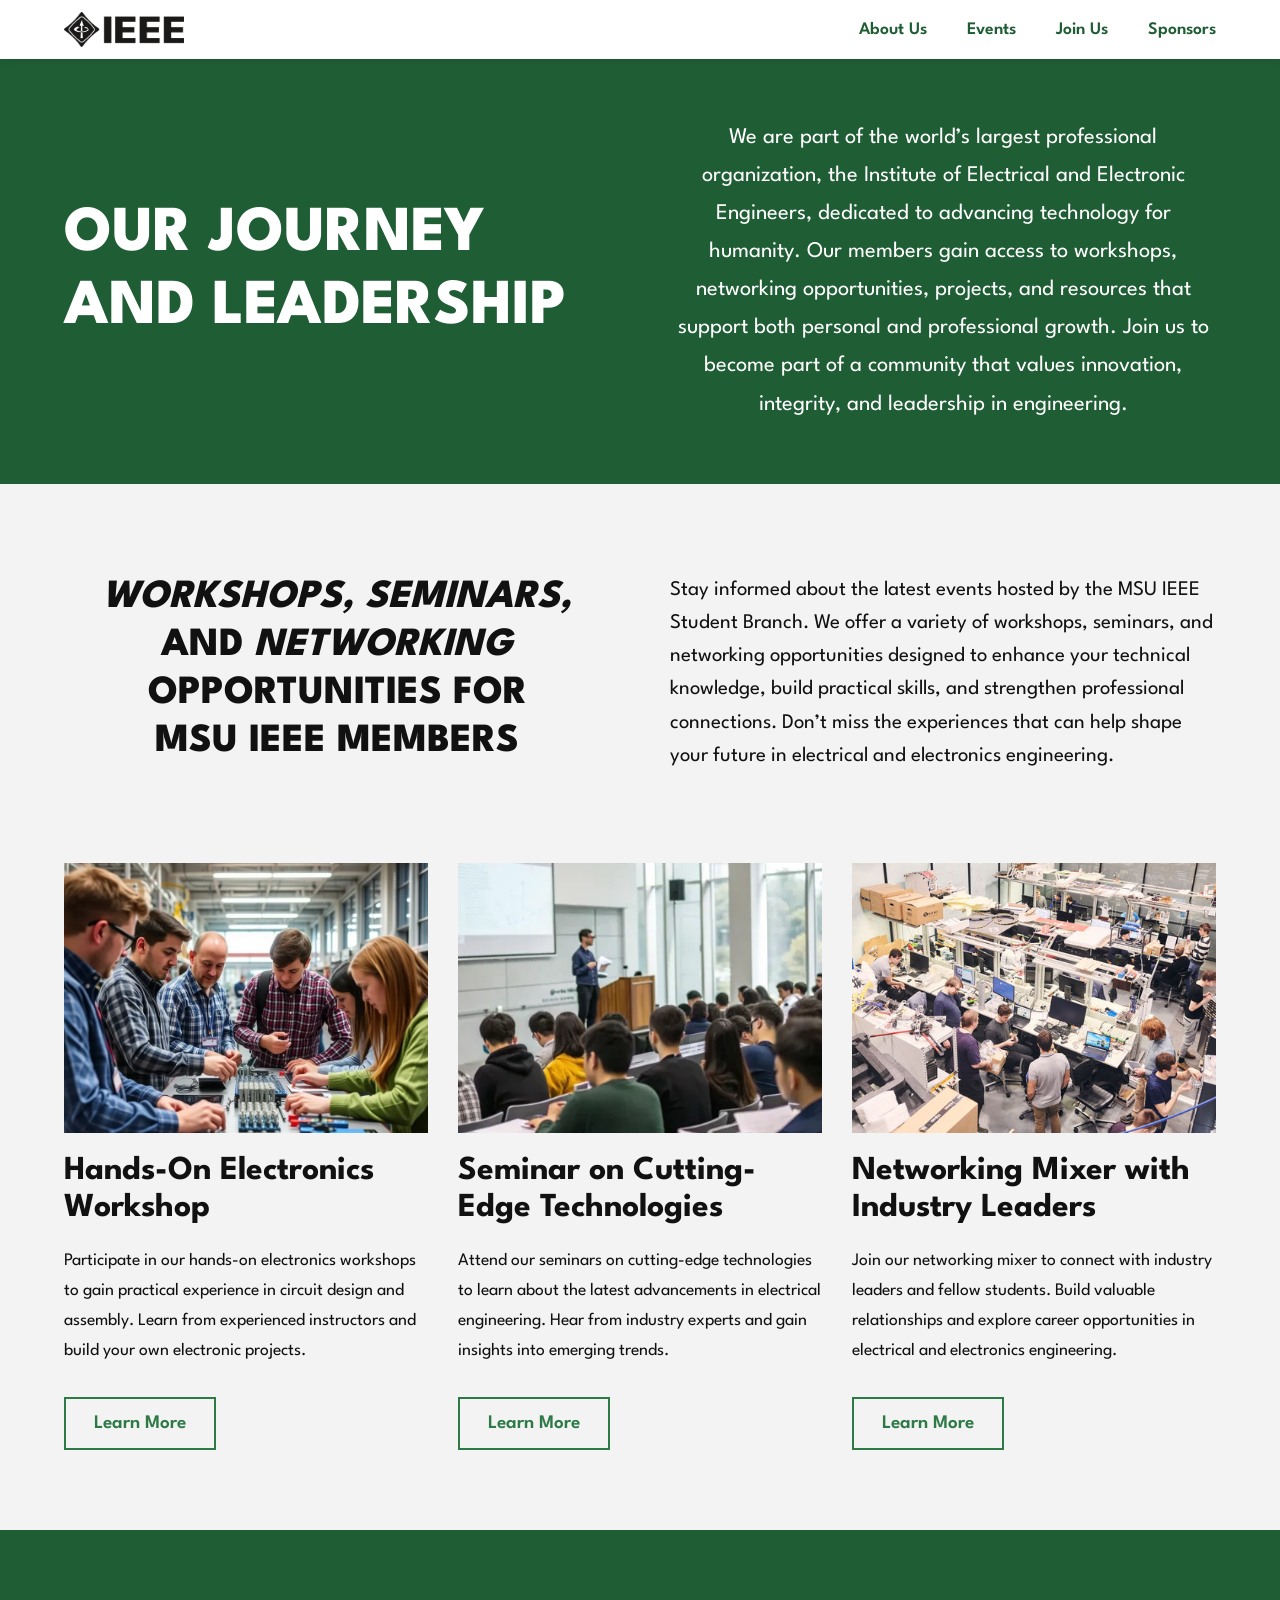
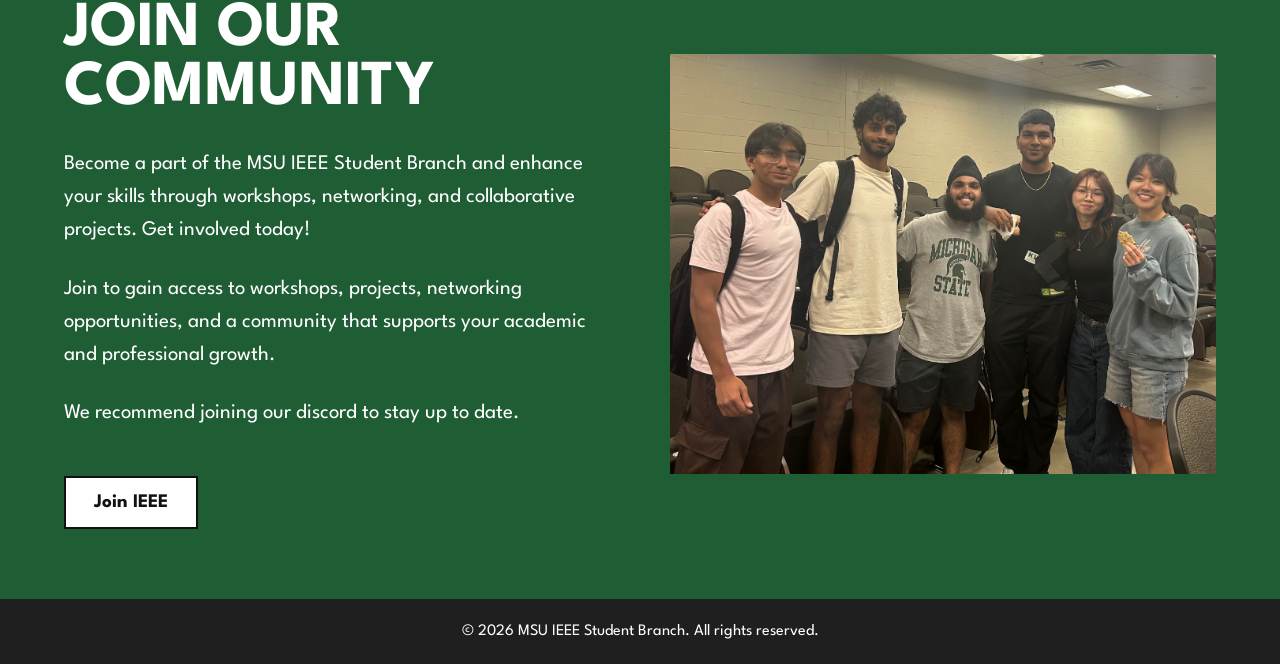
<file: index.html>
<!DOCTYPE html>
<html lang="en">
<head>
  <meta charset="UTF-8" />
  <meta name="viewport" content="width=device-width, initial-scale=1.0" />
  <title>MSU IEEE</title>

  <link rel="stylesheet" href="static/css/navbar.css">
  <link rel="stylesheet" href="static/css/header.css">
  <link rel="stylesheet" href="static/css/main.css">
  <link rel="stylesheet" href="static/css/footer.css">

  <link rel="preconnect" href="https://fonts.googleapis.com">
  <link rel="preconnect" href="https://fonts.gstatic.com" crossorigin>
  <link href="https://fonts.googleapis.com/css2?family=League+Spartan:wght@400;600;700;800&family=Libre+Baskerville:wght@400;700&display=swap" rel="stylesheet">
</head>
<body>

  <!-- Navigation -->
  <nav class="navbar">
    <div class="nav-container">
      <div class="logo">
        <a href="index.html">
          <img src="static/images/ieee.png" alt="MSU IEEE Logo" class="logo-img" />
        </a>
      </div>

      <ul class="nav-links">
        <li><a href="aboutus.html">About Us</a></li>
        <li><a href="events.html">Events</a></li>
        <li><a href="joinus.html">Join Us</a></li>
        <li><a href="sponsors.html">Sponsors</a></li>
      </ul>

      <button class="hamburger" id="hamburger" aria-label="Toggle navigation" aria-expanded="false">
        <span></span>
        <span></span>
        <span></span>
      </button>
    </div>
  </nav>

  <!-- Intro Section -->
  <header class="hero-section fade-in">
    <div class="hero-container">
      <div class="hero-left">
        <h1>OUR JOURNEY AND LEADERSHIP</h1>
      </div>
      <div class="hero-right">
        <p>
          We are part of the world’s largest professional organization, the Institute of
          Electrical and Electronic Engineers, dedicated to advancing technology for humanity.
          Our members gain access to workshops, networking opportunities, projects, and
          resources that support both personal and professional growth. Join us to become
          part of a community that values innovation, integrity, and leadership in engineering.
        </p>
      </div>
    </div>
  </header>

  <main>
    <section class="info-section fade-in">
      <div class="info-container">
        <div class="info-left">
          <h2>
            <span>WORKSHOPS, SEMINARS,</span><br />
            AND <span>NETWORKING</span> OPPORTUNITIES FOR<br />
            MSU IEEE MEMBERS
          </h2>
        </div>
        <div class="info-right">
          <p>
            Stay informed about the latest events hosted by the MSU IEEE Student Branch.
            We offer a variety of workshops, seminars, and networking opportunities designed
            to enhance your technical knowledge, build practical skills, and strengthen
            professional connections. Don’t miss the experiences that can help shape your
            future in electrical and electronics engineering.
          </p>
        </div>
      </div>
    </section>

    <section class="cards-section fade-in">
      <div class="cards-container">
        <div class="event-card">
          <img src="static/images/image1.webp" alt="Hands-on electronics workshop">
          <h3>Hands-On Electronics Workshop</h3>
          <p>
            Participate in our hands-on electronics workshops to gain practical experience
            in circuit design and assembly. Learn from experienced instructors and build
            your own electronic projects.
          </p>
          <a href="events.html" class="learn-btn">Learn More</a>
        </div>

        <div class="event-card">
          <img src="static/images/image2.webp" alt="Seminar on cutting-edge technologies">
          <h3>Seminar on Cutting-Edge Technologies</h3>
          <p>
            Attend our seminars on cutting-edge technologies to learn about the latest
            advancements in electrical engineering. Hear from industry experts and gain
            insights into emerging trends.
          </p>
          <a href="events.html" class="learn-btn">Learn More</a>
        </div>

        <div class="event-card">
          <img src="static/images/image3.jpg" alt="Networking mixer with industry leaders">
          <h3>Networking Mixer with Industry Leaders</h3>
          <p>
            Join our networking mixer to connect with industry leaders and fellow students.
            Build valuable relationships and explore career opportunities in electrical and
            electronics engineering.
          </p>
          <a href="events.html" class="learn-btn">Learn More</a>
        </div>
      </div>
    </section>

    <section class="join-section fade-in">
      <div class="join-container">
        <div class="join-text">
          <h2>JOIN OUR COMMUNITY</h2>
          <p>
            Become a part of the MSU IEEE Student Branch and enhance your skills through
            workshops, networking, and collaborative projects. Get involved today!
          </p>
          <p>
            Join to gain access to workshops, projects, networking opportunities, and
            a community that supports your academic and professional growth.
          </p>
          <p>
            We recommend joining our discord to stay up to date.
          </p>
          <a href="joinus.html" class="join-btn">Join IEEE</a>
        </div>

        <div class="join-image">
          <img src="static/images/image4.jpg" alt="IEEE community meeting">
        </div>
      </div>
    </section>
  </main>

  <footer class="footer">
    <p>© 2026 MSU IEEE Student Branch. All rights reserved.</p>
  </footer>

  <script>
    // Hamburger menu toggle
    const hamburger = document.getElementById('hamburger');
    const navLinks = document.querySelector('.nav-links');
    if (hamburger && navLinks) {
      hamburger.addEventListener('click', () => {
        hamburger.classList.toggle('open');
        navLinks.classList.toggle('open');
        hamburger.setAttribute('aria-expanded', navLinks.classList.contains('open'));
      });
    }

    const fadeElements = document.querySelectorAll('.fade-in');

    const observer = new IntersectionObserver((entries) => {
      entries.forEach((entry) => {
        if (entry.isIntersecting) {
          entry.target.classList.add('show');
        }
      });
    }, {
      threshold: 0.15
    });

    fadeElements.forEach((el) => observer.observe(el));
  </script>

</body>
</html>
</file>
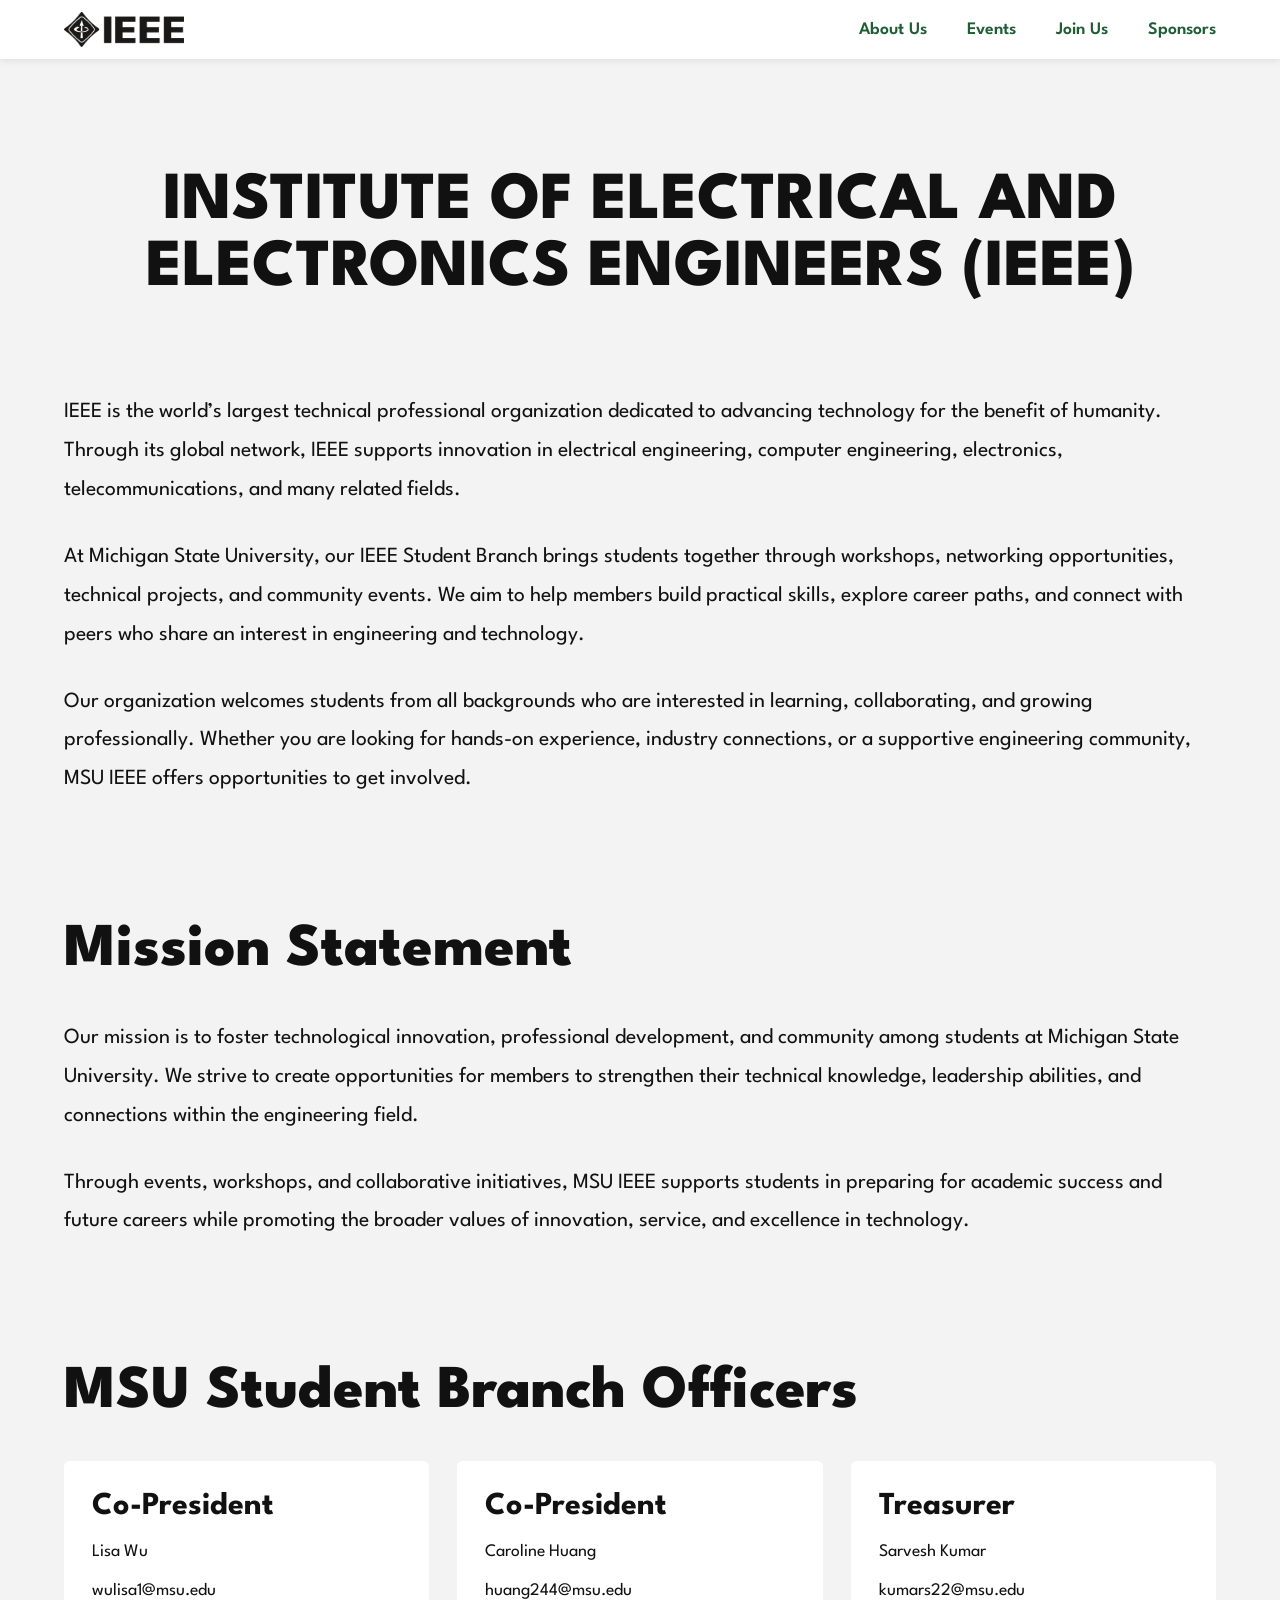
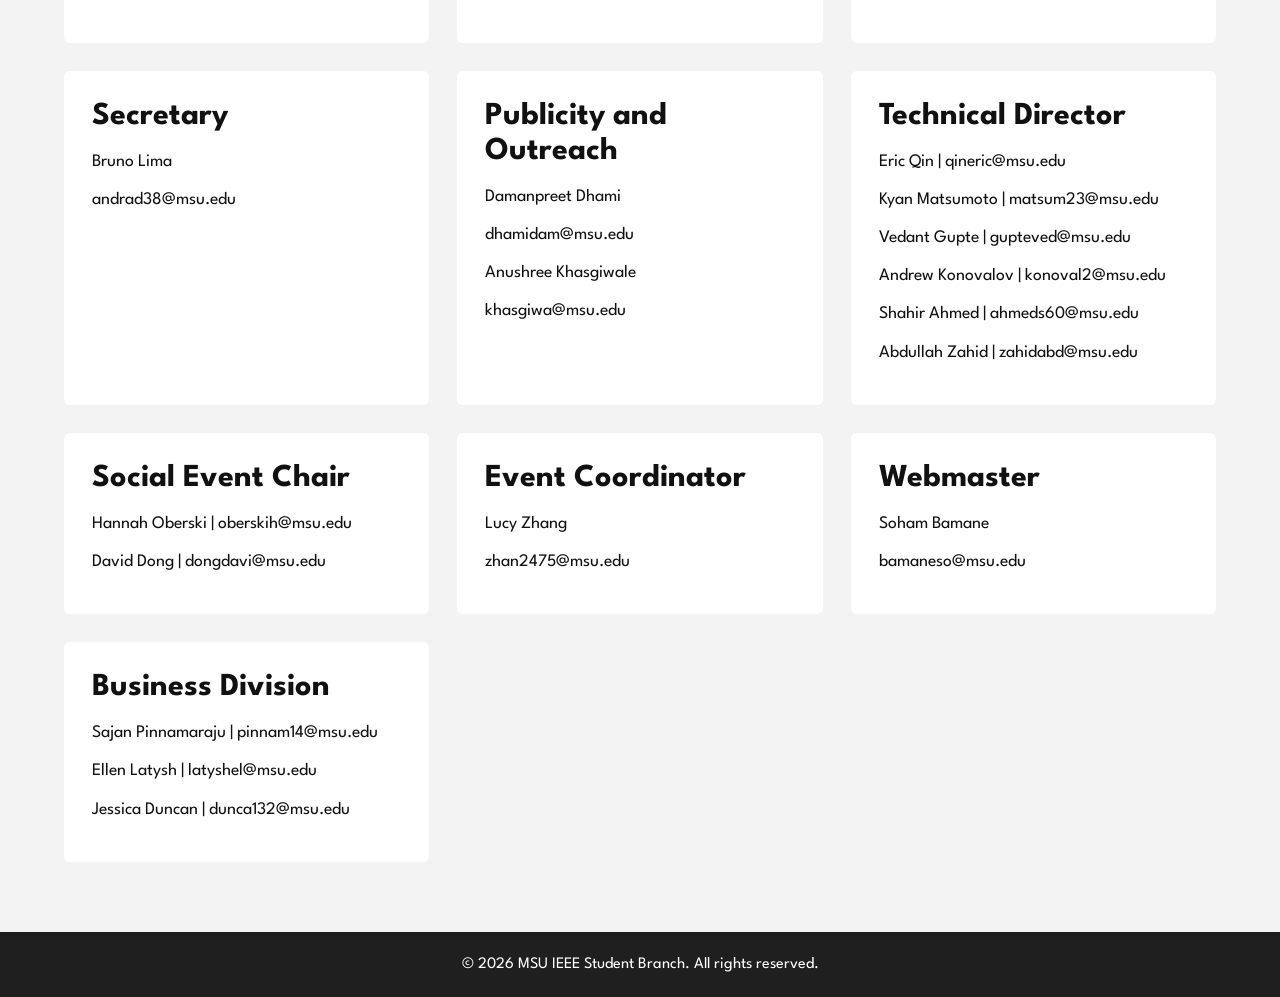
<file: aboutus.html>
<!DOCTYPE html>
<html lang="en">
<head>
  <meta charset="UTF-8" />
  <meta name="viewport" content="width=device-width, initial-scale=1.0" />
  <title>About Us | MSU IEEE</title>

  <link rel="stylesheet" href="static/css/navbar.css">
  <link rel="stylesheet" href="static/css/header.css">
  <link rel="stylesheet" href="static/css/main.css">
  <link rel="stylesheet" href="static/css/footer.css">

  <link rel="preconnect" href="https://fonts.googleapis.com">
  <link rel="preconnect" href="https://fonts.gstatic.com" crossorigin>
  <link href="https://fonts.googleapis.com/css2?family=League+Spartan:wght@400;600;700;800&family=Libre+Baskerville:wght@400;700&display=swap" rel="stylesheet">
</head>
<body>

  <nav class="navbar">
    <div class="nav-container">
      <div class="logo">
        <a href="index.html">
          <img src="static/images/ieee.png" alt="MSU IEEE Logo" class="logo-img" />
        </a>
      </div>

      <ul class="nav-links">
        <li><a href="aboutus.html">About Us</a></li>
        <li><a href="events.html">Events</a></li>
        <li><a href="joinus.html">Join Us</a></li>
        <li><a href="sponsors.html">Sponsors</a></li>
      </ul>

      <button class="hamburger" id="hamburger" aria-label="Toggle navigation" aria-expanded="false">
        <span></span>
        <span></span>
        <span></span>
      </button>
    </div>
  </nav>

  <main>
    <section class="about-page-title fade-in">
      <div class="about-page-container">
        <h1>
          INSTITUTE OF ELECTRICAL AND ELECTRONICS ENGINEERS (IEEE)<br>
        </h1>
      </div>
    </section>

    <section class="about-page-section fade-in">
      <div class="about-page-container">
        <p>
          IEEE is the world’s largest technical professional organization dedicated to advancing
          technology for the benefit of humanity. Through its global network, IEEE supports innovation
          in electrical engineering, computer engineering, electronics, telecommunications, and many
          related fields.
        </p>

        <p>
          At Michigan State University, our IEEE Student Branch brings students together through
          workshops, networking opportunities, technical projects, and community events. We aim to
          help members build practical skills, explore career paths, and connect with peers who share
          an interest in engineering and technology.
        </p>

        <p>
          Our organization welcomes students from all backgrounds who are interested in learning,
          collaborating, and growing professionally. Whether you are looking for hands-on experience,
          industry connections, or a supportive engineering community, MSU IEEE offers opportunities
          to get involved.
        </p>
      </div>
    </section>

    <section class="about-page-section mission-block fade-in">
      <div class="about-page-container">
        <h2>Mission Statement</h2>
        <p>
          Our mission is to foster technological innovation, professional development, and community
          among students at Michigan State University. We strive to create opportunities for members
          to strengthen their technical knowledge, leadership abilities, and connections within the
          engineering field.
        </p>

        <p>
          Through events, workshops, and collaborative initiatives, MSU IEEE supports students in
          preparing for academic success and future careers while promoting the broader values of
          innovation, service, and excellence in technology.
        </p>
      </div>
    </section>

    <section class="about-page-section eboard-block fade-in">
      <div class="about-page-container">
        <h2>MSU Student Branch Officers</h2>

        <div class="eboard-grid">
          <div class="eboard-card">
            <h3>Co-President</h3>
            <p>Lisa Wu</p>
            <p>wulisa1@msu.edu</p>
          </div>

          <div class="eboard-card">
            <h3>Co-President</h3>
            <p>Caroline Huang</p>
            <p>huang244@msu.edu</p>
          </div>

          <div class="eboard-card">
            <h3>Treasurer</h3>
            <p>Sarvesh Kumar</p>
            <p>kumars22@msu.edu</p>
          </div>

          <div class="eboard-card">
            <h3>Secretary</h3>
            <p>Bruno Lima</p>
            <p>andrad38@msu.edu</p>
          </div>

          <div class="eboard-card">
            <h3>Publicity and Outreach</h3>
            <p>Damanpreet Dhami</p>
            <p>dhamidam@msu.edu</p>
            <p>Anushree Khasgiwale</p>
            <p>khasgiwa@msu.edu</p>
          </div>

          <div class="eboard-card">
            <h3>Technical Director</h3>
            <p>Eric Qin | qineric@msu.edu</p>
            <p>Kyan Matsumoto | matsum23@msu.edu</p>
            <p>Vedant Gupte | gupteved@msu.edu</p>
            <p>Andrew Konovalov | konoval2@msu.edu</p>
            <p>Shahir Ahmed | ahmeds60@msu.edu</p>
            <p>Abdullah Zahid | zahidabd@msu.edu</p>
          </div>

          <div class="eboard-card">
            <h3>Social Event Chair</h3>
            <p>Hannah Oberski | oberskih@msu.edu</p>
            <p>David Dong | dongdavi@msu.edu</p>
          </div>

          <div class="eboard-card">
            <h3>Event Coordinator</h3>
            <p>Lucy Zhang</p>
            <p>zhan2475@msu.edu</p>
          </div>

          <div class="eboard-card">
            <h3>Webmaster</h3>
            <p>Soham Bamane</p>
            <p>bamaneso@msu.edu</p>
          </div>

          <div class="eboard-card">
            <h3>Business Division</h3>
            <p>Sajan Pinnamaraju | pinnam14@msu.edu</p>
            <p>Ellen Latysh | latyshel@msu.edu</p>
            <p>Jessica Duncan | dunca132@msu.edu</p>
          </div>
        </div>
      </div>
    </section>
  </main>

  <footer class="footer">
    <p>© 2026 MSU IEEE Student Branch. All rights reserved.</p>
  </footer>

  <script>
    // Hamburger menu toggle
    const hamburger = document.getElementById('hamburger');
    const navLinks = document.querySelector('.nav-links');
    if (hamburger && navLinks) {
      hamburger.addEventListener('click', () => {
        hamburger.classList.toggle('open');
        navLinks.classList.toggle('open');
        hamburger.setAttribute('aria-expanded', navLinks.classList.contains('open'));
      });
    }

    const fadeElements = document.querySelectorAll('.fade-in');

    const observer = new IntersectionObserver((entries) => {
      entries.forEach((entry) => {
        if (entry.isIntersecting) {
          entry.target.classList.add('show');
        }
      });
    }, {
      threshold: 0.15
    });

    fadeElements.forEach((el) => observer.observe(el));
  </script>

</body>
</html>
</file>
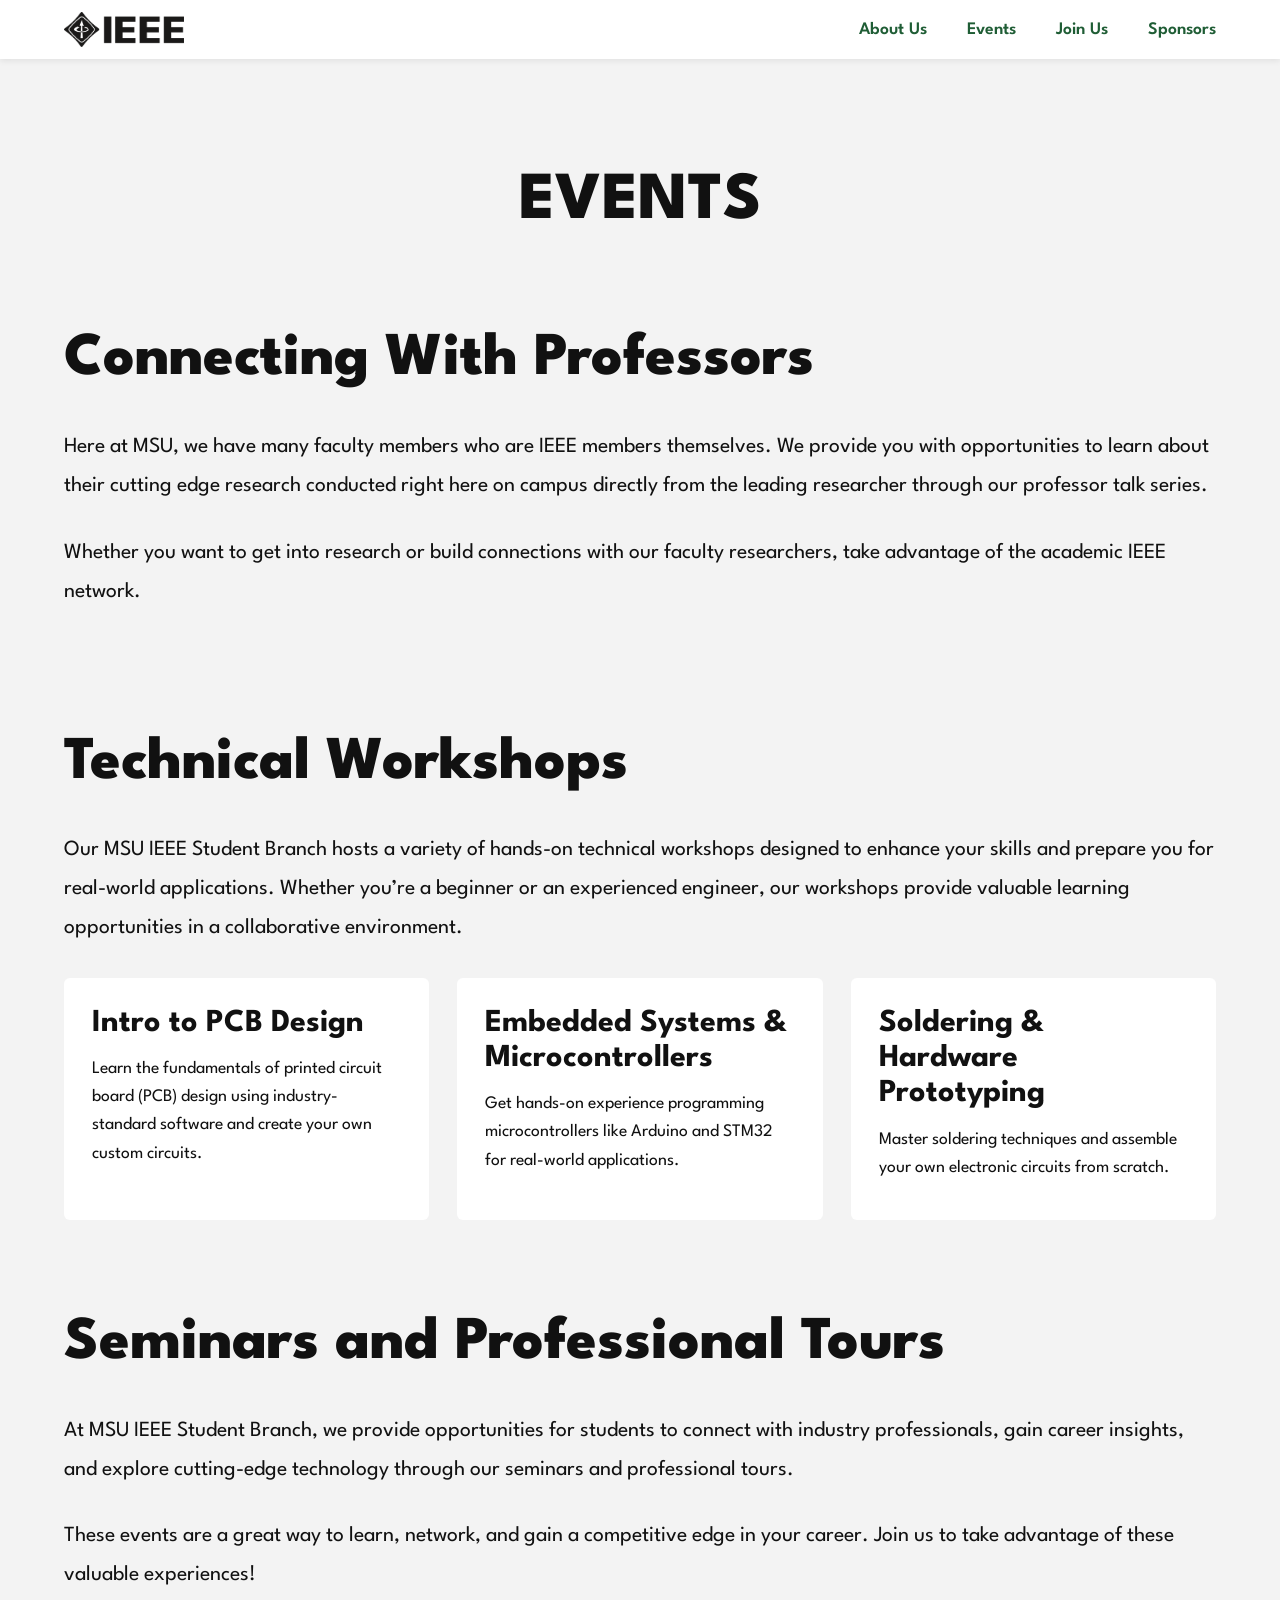
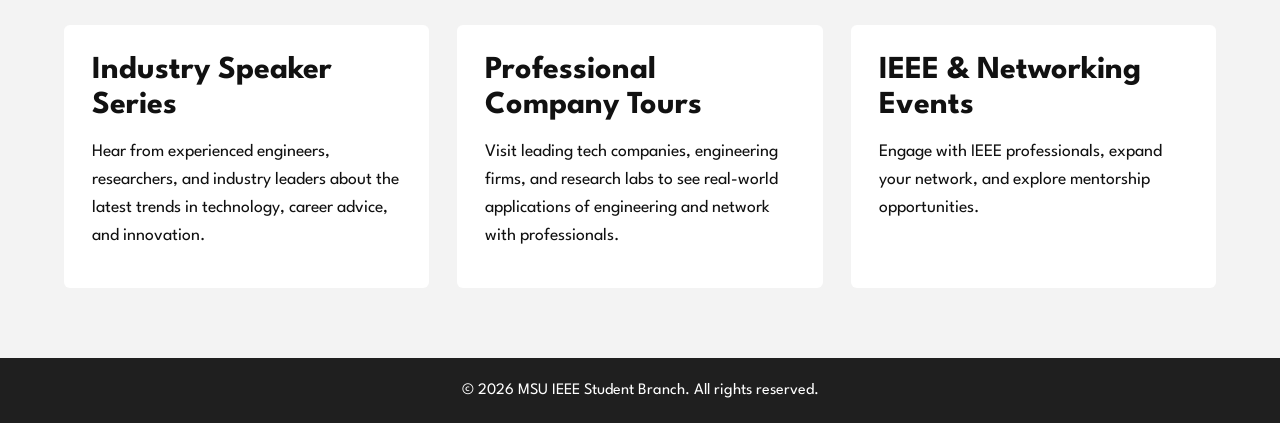
<file: events.html>
<!DOCTYPE html>
<html lang="en">
<head>
  <meta charset="UTF-8" />
  <meta name="viewport" content="width=device-width, initial-scale=1.0" />
  <title>Events | MSU IEEE</title>

  <link rel="stylesheet" href="static/css/navbar.css">
  <link rel="stylesheet" href="static/css/header.css">
  <link rel="stylesheet" href="static/css/main.css">
  <link rel="stylesheet" href="static/css/footer.css">

  <link rel="preconnect" href="https://fonts.googleapis.com">
  <link rel="preconnect" href="https://fonts.gstatic.com" crossorigin>
  <link href="https://fonts.googleapis.com/css2?family=League+Spartan:wght@400;600;700;800&family=Libre+Baskerville:wght@400;700&display=swap" rel="stylesheet">
</head>
<body>

  <nav class="navbar">
    <div class="nav-container">
      <div class="logo">
        <a href="index.html">
          <img src="static/images/ieee.png" alt="MSU IEEE Logo" class="logo-img" />
        </a>
      </div>

      <ul class="nav-links">
        <li><a href="aboutus.html">About Us</a></li>
        <li><a href="events.html">Events</a></li>
        <li><a href="joinus.html">Join Us</a></li>
        <li><a href="sponsors.html">Sponsors</a></li>
      </ul>

      <button class="hamburger" id="hamburger" aria-label="Toggle navigation" aria-expanded="false">
        <span></span>
        <span></span>
        <span></span>
      </button>
    </div>
  </nav>

  <main>
    <section class="about-page-title fade-in">
      <div class="about-page-container">
        <h1>EVENTS</h1>
      </div>
    </section>

    <section class="about-page-section fade-in">
      <div class="about-page-container">
        <h2>Connecting With Professors</h2>
        <p>
          Here at MSU, we have many faculty members who are IEEE members themselves.
          We provide you with opportunities to learn about their cutting edge research
          conducted right here on campus directly from the leading researcher through
          our professor talk series.
        </p>
        <p>
          Whether you want to get into research or build connections with our faculty
          researchers, take advantage of the academic IEEE network.
        </p>
      </div>
    </section>

    <section class="about-page-section fade-in">
      <div class="about-page-container">
        <h2>Technical Workshops</h2>
        <p>
          Our MSU IEEE Student Branch hosts a variety of hands-on technical workshops
          designed to enhance your skills and prepare you for real-world applications.
          Whether you’re a beginner or an experienced engineer, our workshops provide
          valuable learning opportunities in a collaborative environment.
        </p>

        <div class="eboard-grid">
          <div class="eboard-card">
            <h3>Intro to PCB Design</h3>
            <p>
              Learn the fundamentals of printed circuit board (PCB) design using
              industry-standard software and create your own custom circuits.
            </p>
          </div>

          <div class="eboard-card">
            <h3>Embedded Systems &amp; Microcontrollers</h3>
            <p>
              Get hands-on experience programming microcontrollers like Arduino and
              STM32 for real-world applications.
            </p>
          </div>

          <div class="eboard-card">
            <h3>Soldering &amp; Hardware Prototyping</h3>
            <p>
              Master soldering techniques and assemble your own electronic circuits
              from scratch.
            </p>
          </div>
        </div>
      </div>
    </section>

    <section class="about-page-section fade-in">
      <div class="about-page-container">
        <h2>Seminars and Professional Tours</h2>
        <p>
          At MSU IEEE Student Branch, we provide opportunities for students to connect
          with industry professionals, gain career insights, and explore cutting-edge
          technology through our seminars and professional tours.
        </p>

        <p>
          These events are a great way to learn, network, and gain a competitive edge
          in your career. Join us to take advantage of these valuable experiences!
        </p>

        <div class="eboard-grid">
          <div class="eboard-card">
            <h3>Industry Speaker Series</h3>
            <p>
              Hear from experienced engineers, researchers, and industry leaders about
              the latest trends in technology, career advice, and innovation.
            </p>
          </div>

          <div class="eboard-card">
            <h3>Professional Company Tours</h3>
            <p>
              Visit leading tech companies, engineering firms, and research labs to see
              real-world applications of engineering and network with professionals.
            </p>
          </div>

          <div class="eboard-card">
            <h3>IEEE &amp; Networking Events</h3>
            <p>
              Engage with IEEE professionals, expand your network, and explore mentorship opportunities.
            </p>
          </div>
        </div>
      </div>
    </section>
  </main>

  <footer class="footer">
    <p>© 2026 MSU IEEE Student Branch. All rights reserved.</p>
  </footer>

  <script>
    // Hamburger menu toggle
    const hamburger = document.getElementById('hamburger');
    const navLinks = document.querySelector('.nav-links');
    if (hamburger && navLinks) {
      hamburger.addEventListener('click', () => {
        hamburger.classList.toggle('open');
        navLinks.classList.toggle('open');
        hamburger.setAttribute('aria-expanded', navLinks.classList.contains('open'));
      });
    }

    const fadeElements = document.querySelectorAll('.fade-in');

    const observer = new IntersectionObserver((entries) => {
      entries.forEach((entry) => {
        if (entry.isIntersecting) {
          entry.target.classList.add('show');
        }
      });
    }, {
      threshold: 0.15
    });

    fadeElements.forEach((el) => observer.observe(el));
  </script>

</body>
</html>
</file>
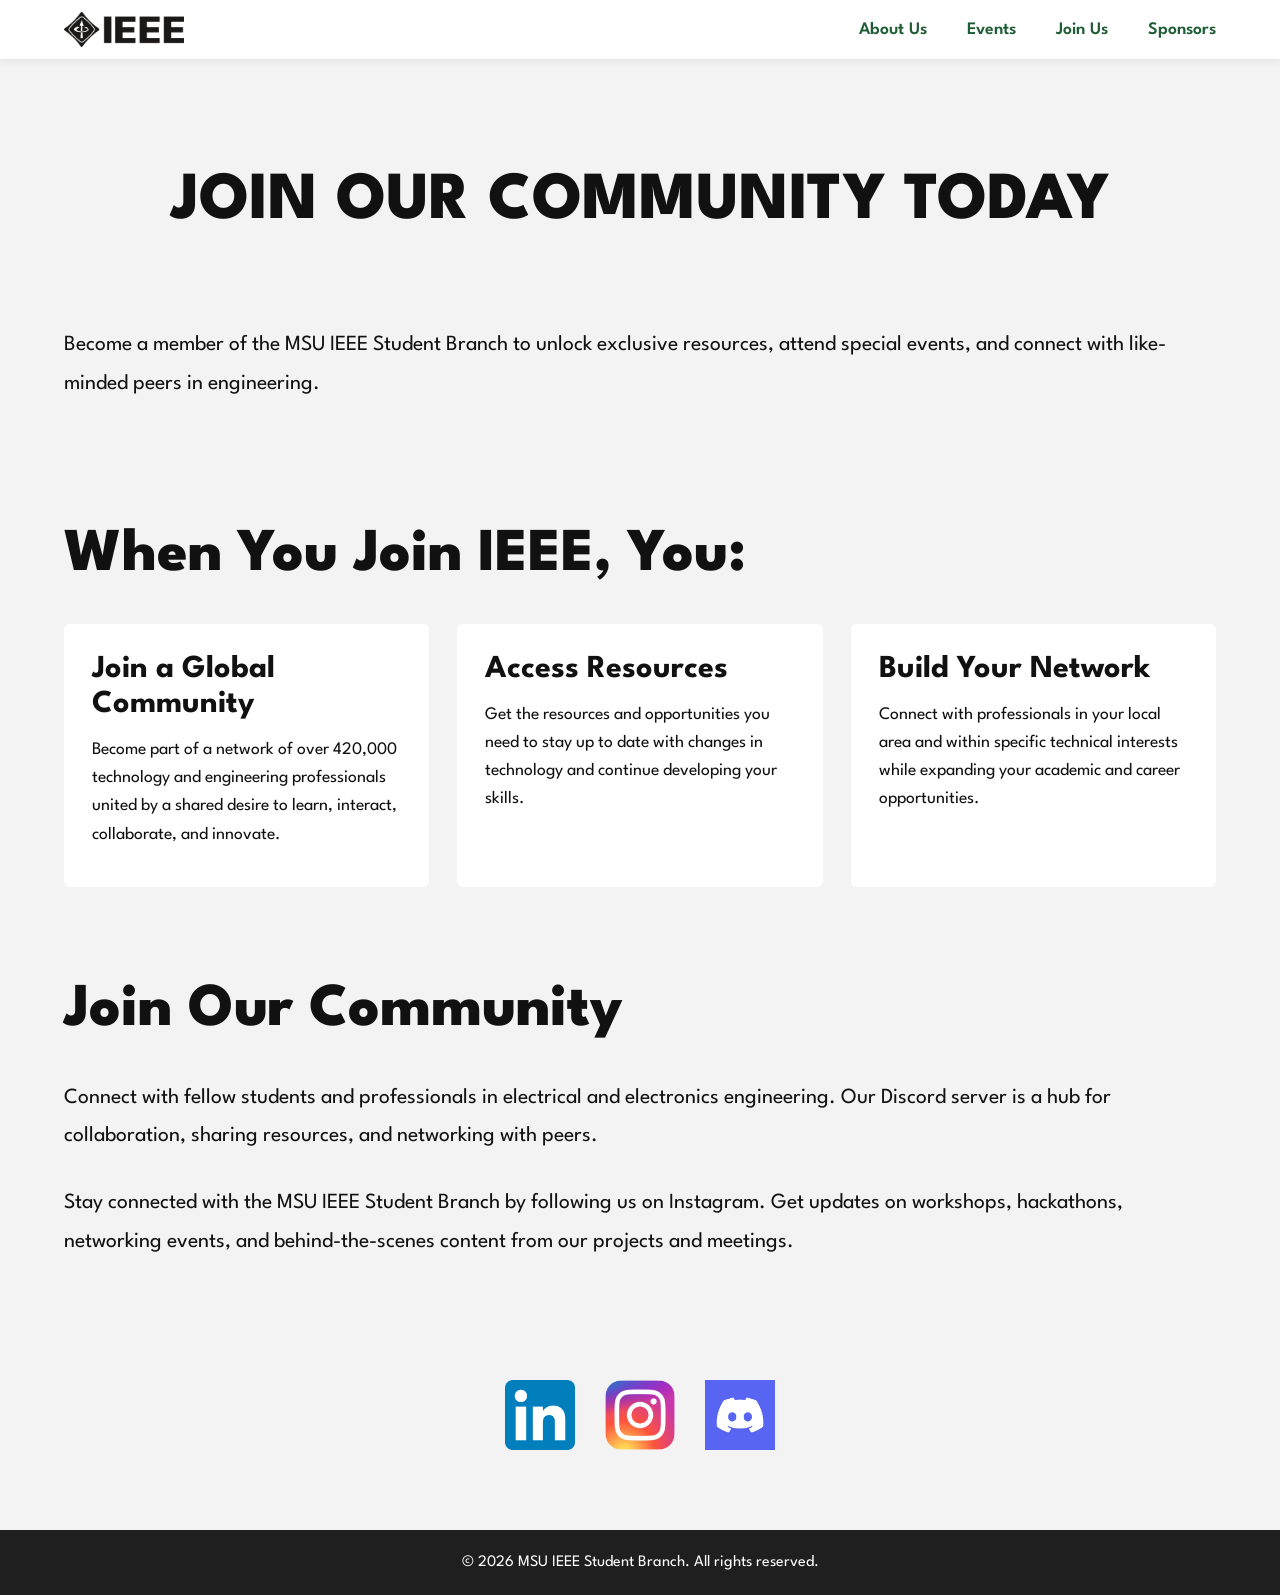
<file: joinus.html>
<!DOCTYPE html>
<html lang="en">
<head>
  <meta charset="UTF-8" />
  <meta name="viewport" content="width=device-width, initial-scale=1.0" />
  <title>Join Us | MSU IEEE</title>

  <link rel="stylesheet" href="static/css/navbar.css">
  <link rel="stylesheet" href="static/css/header.css">
  <link rel="stylesheet" href="static/css/main.css">
  <link rel="stylesheet" href="static/css/footer.css">

  <link rel="preconnect" href="https://fonts.googleapis.com">
  <link rel="preconnect" href="https://fonts.gstatic.com" crossorigin>
  <link href="https://fonts.googleapis.com/css2?family=League+Spartan:wght@400;600;700;800&family=Libre+Baskerville:wght@400;700&display=swap" rel="stylesheet">
</head>
<body>

  <nav class="navbar">
    <div class="nav-container">
      <div class="logo">
        <a href="index.html">
          <img src="static/images/ieee.png" alt="MSU IEEE Logo" class="logo-img" />
        </a>
      </div>

      <ul class="nav-links">
        <li><a href="aboutus.html">About Us</a></li>
        <li><a href="events.html">Events</a></li>
        <li><a href="joinus.html">Join Us</a></li>
        <li><a href="sponsors.html">Sponsors</a></li>
      </ul>

      <button class="hamburger" id="hamburger" aria-label="Toggle navigation" aria-expanded="false">
        <span></span>
        <span></span>
        <span></span>
      </button>
    </div>
  </nav>

  <main>
    <section class="about-page-title fade-in">
      <div class="about-page-container">
        <h1>JOIN OUR COMMUNITY TODAY</h1>
      </div>
    </section>

    <section class="about-page-section fade-in">
      <div class="about-page-container">
        <p>
          Become a member of the MSU IEEE Student Branch to unlock exclusive resources,
          attend special events, and connect with like-minded peers in engineering.
        </p>
      </div>
    </section>

    <section class="about-page-section fade-in">
      <div class="about-page-container">
        <h2>When You Join IEEE, You:</h2>

        <div class="eboard-grid">
          <div class="eboard-card">
            <h3>Join a Global Community</h3>
            <p>
              Become part of a network of over 420,000 technology and engineering
              professionals united by a shared desire to learn, interact, collaborate,
              and innovate.
            </p>
          </div>

          <div class="eboard-card">
            <h3>Access Resources</h3>
            <p>
              Get the resources and opportunities you need to stay up to date with
              changes in technology and continue developing your skills.
            </p>
          </div>

          <div class="eboard-card">
            <h3>Build Your Network</h3>
            <p>
              Connect with professionals in your local area and within specific technical
              interests while expanding your academic and career opportunities.
            </p>
          </div>
        </div>
      </div>
    </section>

    <section class="about-page-section fade-in">
      <div class="about-page-container">
        <h2>Join Our Community</h2>
        <p>
          Connect with fellow students and professionals in electrical and electronics
          engineering. Our Discord server is a hub for collaboration, sharing resources,
          and networking with peers.
        </p>
        <p>
          Stay connected with the MSU IEEE Student Branch by following us on Instagram.
          Get updates on workshops, hackathons, networking events, and behind-the-scenes
          content from our projects and meetings.
        </p>
      </div>
    </section>

    <section class="social-section fade-in">
      <div class="about-page-container">
        <div class="social-icons">
          <a href="https://www.linkedin.com/company/ieee-msu-student-branch/" target="_blank" rel="noopener noreferrer">
            <img src="static/images/linkedin.svg.png" alt="LinkedIn">
          </a>

          <a href="https://www.instagram.com/ieeemsu" target="_blank" rel="noopener noreferrer">
            <img src="static/images/instagram.svg.webp" alt="Instagram">
          </a>

          <a href="https://discord.gg/95zWKSY6hj" target="_blank" rel="noopener noreferrer">
            <img src="static/images/discord.jpg" alt="Discord">
          </a>
        </div>
      </div>
    </section>
  </main>

  <footer class="footer">
    <p>© 2026 MSU IEEE Student Branch. All rights reserved.</p>
  </footer>

  <script>
    // Hamburger menu toggle
    const hamburger = document.getElementById('hamburger');
    const navLinks = document.querySelector('.nav-links');
    if (hamburger && navLinks) {
      hamburger.addEventListener('click', () => {
        hamburger.classList.toggle('open');
        navLinks.classList.toggle('open');
        hamburger.setAttribute('aria-expanded', navLinks.classList.contains('open'));
      });
    }

    const fadeElements = document.querySelectorAll('.fade-in');

    const observer = new IntersectionObserver((entries) => {
      entries.forEach((entry) => {
        if (entry.isIntersecting) {
          entry.target.classList.add('show');
        }
      });
    }, {
      threshold: 0.15
    });

    fadeElements.forEach((el) => observer.observe(el));
  </script>

</body>
</html>
</file>
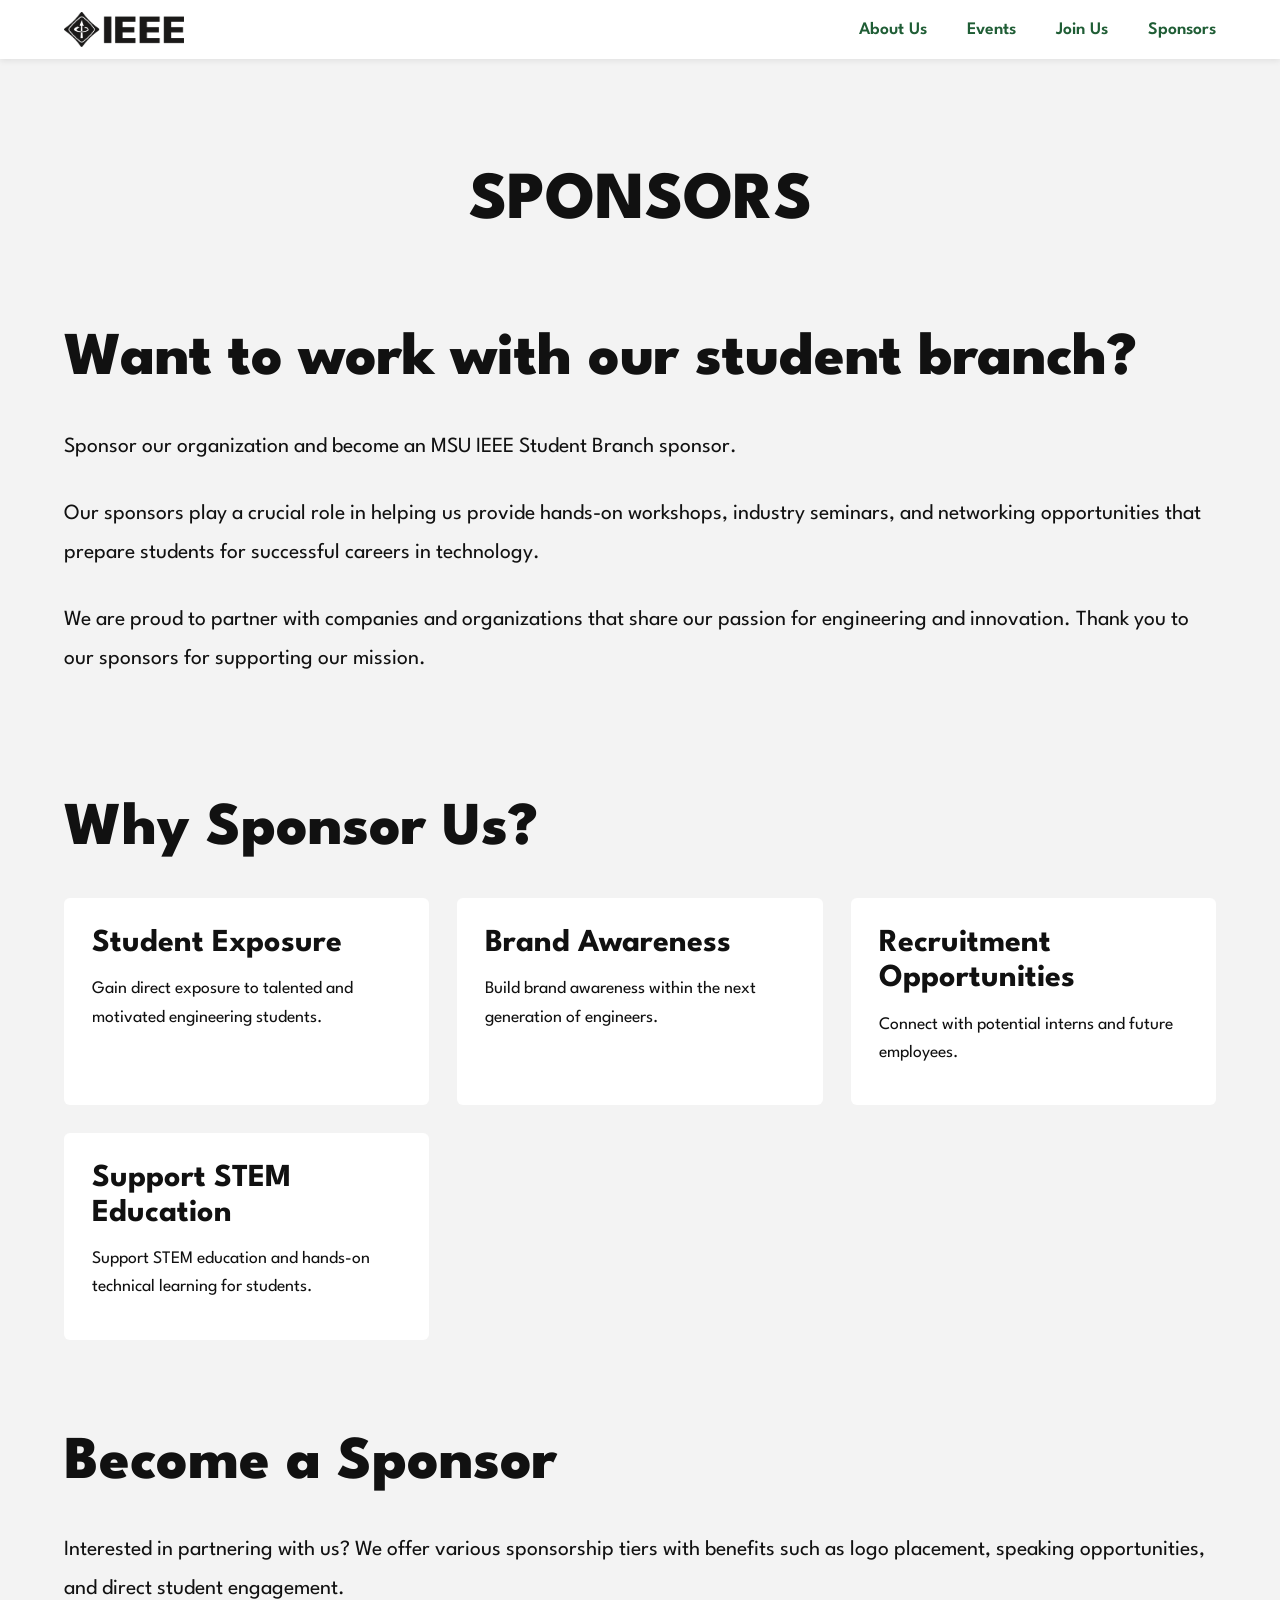
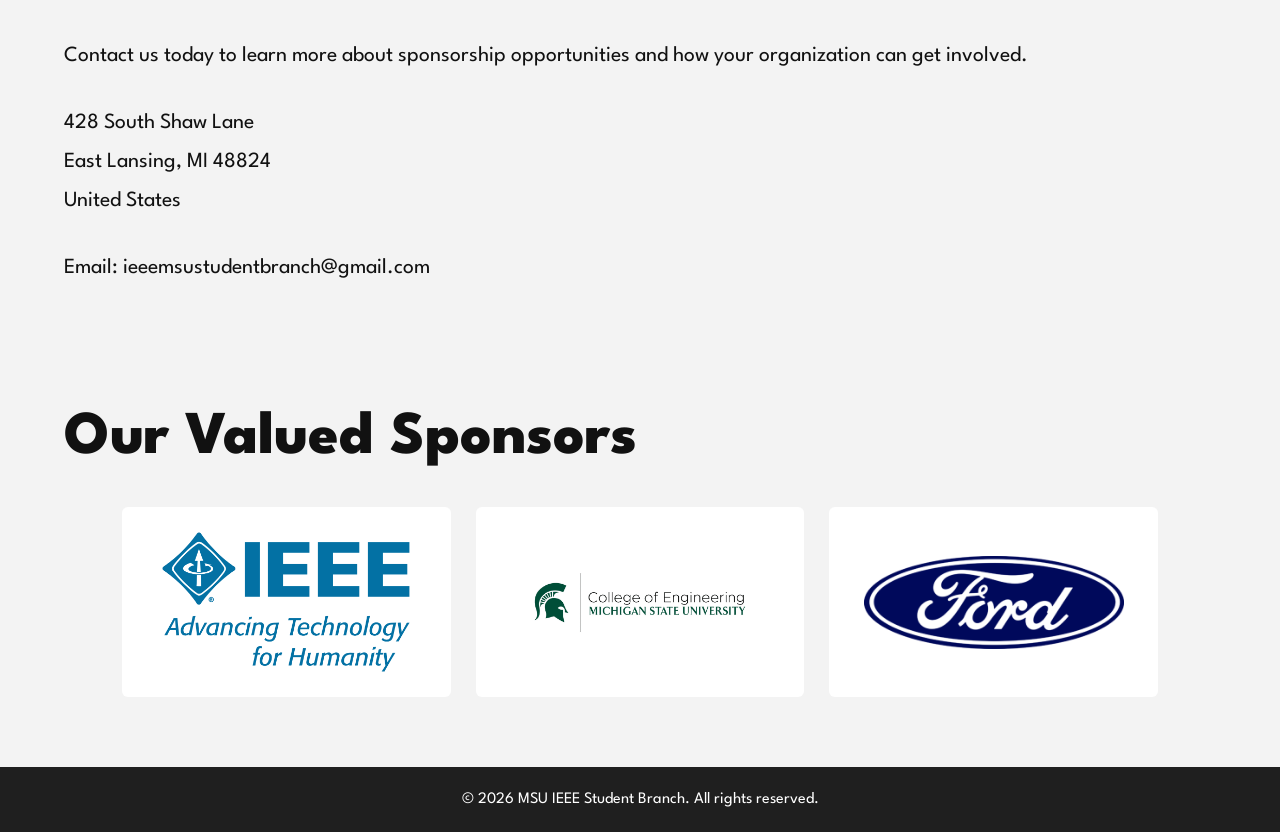
<file: sponsors.html>
<!DOCTYPE html>
<html lang="en">
<head>
  <meta charset="UTF-8" />
  <meta name="viewport" content="width=device-width, initial-scale=1.0" />
  <title>Sponsors | MSU IEEE</title>

  <link rel="stylesheet" href="static/css/navbar.css">
  <link rel="stylesheet" href="static/css/header.css">
  <link rel="stylesheet" href="static/css/main.css">
  <link rel="stylesheet" href="static/css/footer.css">

  <link rel="preconnect" href="https://fonts.googleapis.com">
  <link rel="preconnect" href="https://fonts.gstatic.com" crossorigin>
  <link href="https://fonts.googleapis.com/css2?family=League+Spartan:wght@400;600;700;800&family=Libre+Baskerville:wght@400;700&display=swap" rel="stylesheet">
</head>
<body>

  <nav class="navbar">
    <div class="nav-container">
      <div class="logo">
        <a href="index.html">
          <img src="static/images/ieee.png" alt="MSU IEEE Logo" class="logo-img" />
        </a>
      </div>

      <ul class="nav-links">
        <li><a href="aboutus.html">About Us</a></li>
        <li><a href="events.html">Events</a></li>
        <li><a href="joinus.html">Join Us</a></li>
        <li><a href="sponsors.html">Sponsors</a></li>
      </ul>

      <button class="hamburger" id="hamburger" aria-label="Toggle navigation" aria-expanded="false">
        <span></span>
        <span></span>
        <span></span>
      </button>
    </div>
  </nav>

  <main>
    <section class="about-page-title fade-in">
      <div class="about-page-container">
        <h1>SPONSORS</h1>
      </div>
    </section>

    <section class="about-page-section fade-in">
      <div class="about-page-container">
        <h2>Want to work with our student branch?</h2>
        <p>
          Sponsor our organization and become an MSU IEEE Student Branch sponsor.
        </p>
        <p>
          Our sponsors play a crucial role in helping us provide hands-on workshops,
          industry seminars, and networking opportunities that prepare students for
          successful careers in technology.
        </p>
        <p>
          We are proud to partner with companies and organizations that share our
          passion for engineering and innovation. Thank you to our sponsors for
          supporting our mission.
        </p>
      </div>
    </section>

    <section class="about-page-section fade-in">
      <div class="about-page-container">
        <h2>Why Sponsor Us?</h2>

        <div class="eboard-grid">
          <div class="eboard-card">
            <h3>Student Exposure</h3>
            <p>
              Gain direct exposure to talented and motivated engineering students.
            </p>
          </div>

          <div class="eboard-card">
            <h3>Brand Awareness</h3>
            <p>
              Build brand awareness within the next generation of engineers.
            </p>
          </div>

          <div class="eboard-card">
            <h3>Recruitment Opportunities</h3>
            <p>
              Connect with potential interns and future employees.
            </p>
          </div>

          <div class="eboard-card">
            <h3>Support STEM Education</h3>
            <p>
              Support STEM education and hands-on technical learning for students.
            </p>
          </div>
        </div>
      </div>
    </section>

    <section class="about-page-section fade-in">
      <div class="about-page-container">
        <h2>Become a Sponsor</h2>
        <p>
          Interested in partnering with us? We offer various sponsorship tiers with
          benefits such as logo placement, speaking opportunities, and direct student
          engagement.
        </p>
        <p>
          Contact us today to learn more about sponsorship opportunities and how your
          organization can get involved.
        </p>
        <p>
          428 South Shaw Lane<br>
          East Lansing, MI 48824<br>
          United States
        </p>
        <p>
          Email: ieeemsustudentbranch@gmail.com<br>
        </p>
      </div>
    </section>

    <section class="about-page-section fade-in">
      <div class="about-page-container">
        <h2>Our Valued Sponsors</h2>

        <div class="gallery-container">
          <div class="gallery-card sponsor-logo">
            <img src="static/images/ieeeblue.svg.png" alt="Sponsor 1 Logo">
          </div>

          <div class="gallery-card sponsor-logo">
            <img src="static/images/msuegr.webp" alt="Sponsor 2 Logo">
          </div>

          <div class="gallery-card sponsor-logo">
            <img src="static/images/ford.png" alt="Sponsor 3 Logo">
          </div>
        </div>
      </div>
    </section>
  </main>

  <footer class="footer">
    <p>© 2026 MSU IEEE Student Branch. All rights reserved.</p>
  </footer>

  <script>
    // Hamburger menu toggle
    const hamburger = document.getElementById('hamburger');
    const navLinks = document.querySelector('.nav-links');
    if (hamburger && navLinks) {
      hamburger.addEventListener('click', () => {
        hamburger.classList.toggle('open');
        navLinks.classList.toggle('open');
        hamburger.setAttribute('aria-expanded', navLinks.classList.contains('open'));
      });
    }

    const fadeElements = document.querySelectorAll('.fade-in');

    const observer = new IntersectionObserver((entries) => {
      entries.forEach((entry) => {
        if (entry.isIntersecting) {
          entry.target.classList.add('show');
        }
      });
    }, {
      threshold: 0.15
    });

    fadeElements.forEach((el) => observer.observe(el));
  </script>

</body>
</html>
</file>
<file: static/css/navbar.css>
* {
  margin: 0;
  padding: 0;
  box-sizing: border-box;
}

.navbar {
  background-color: white;
  padding: 12px 0;
  box-shadow: 0 2px 6px rgba(0,0,0,0.08);
  position: relative;
  z-index: 100;
}

.nav-container {
  width: 90%;
  max-width: 1400px;
  margin: 0 auto;
  display: flex;
  justify-content: space-between;
  align-items: center;
}

.logo-img {
  height: 35px;
  width: auto;
  display: block;
}

.nav-links {
  list-style: none;
  display: flex;
  gap: 40px;
}

.nav-links a {
  text-decoration: none;
  color: #1f5d35;
  font-size: 1.1rem;
  font-weight: 600;
  transition: color 0.3s ease;
}

.nav-links a:hover {
  color: #000;
}

/* Hamburger button — hidden on desktop */
.hamburger {
  display: none;
  flex-direction: column;
  justify-content: space-between;
  width: 26px;
  height: 18px;
  background: none;
  border: none;
  cursor: pointer;
  padding: 0;
}

.hamburger span {
  display: block;
  width: 100%;
  height: 2px;
  background-color: #1f5d35;
  border-radius: 2px;
  transition: all 0.3s ease;
}

.hamburger.open span:nth-child(1) {
  transform: translateY(8px) rotate(45deg);
}
.hamburger.open span:nth-child(2) {
  opacity: 0;
}
.hamburger.open span:nth-child(3) {
  transform: translateY(-8px) rotate(-45deg);
}

@media (max-width: 768px) {
  .hamburger {
    display: flex;
  }

  .nav-links {
    display: none;
    flex-direction: column;
    gap: 0;
    position: absolute;
    top: 100%;
    left: 0;
    right: 0;
    background-color: white;
    box-shadow: 0 4px 12px rgba(0,0,0,0.1);
    padding: 8px 0;
  }

  .nav-links.open {
    display: flex;
  }

  .nav-links li {
    border-bottom: 1px solid #f0f0f0;
  }

  .nav-links li:last-child {
    border-bottom: none;
  }

  .nav-links a {
    display: block;
    padding: 14px 24px;
    font-size: 1.05rem;
  }
}
</file>
<file: static/css/header.css>
.hero-section {
  background-color: #1f5d35;
  color: white;
  min-height: 400px;
  display: flex;
  align-items: center;
  padding: 60px 0;
}

.hero-container {
  width: 90%;
  max-width: 1400px;
  margin: 0 auto;
  display: flex;
  justify-content: space-between;
  align-items: center;
  gap: 60px;
}

.hero-left,
.hero-right {
  flex: 1;
}

.hero-left h1 {
  font-family: 'League Spartan', sans-serif;
  font-size: 4rem;
  font-weight: 800;
  line-height: 1.15;
}

.hero-right p {
  font-family: 'League Spartan', sans-serif;
  font-size: 1.4rem;
  line-height: 1.7;
  text-align: center;
  max-width: 700px;
  margin: 0 auto;
}

@media (max-width: 768px) {
  .hero-section {
    min-height: unset;
    padding: 40px 0;
  }

  .hero-container {
    flex-direction: column;
    gap: 24px;
    text-align: center;
  }

  .hero-left h1 {
    font-size: 2.2rem;
  }

  .hero-right p {
    font-size: 1.1rem;
    text-align: center;
  }
}
</file>
<file: static/css/main.css>
body {
  font-family: 'League Spartan', sans-serif;
  background-color: #f3f3f3;
  color: #111;
  animation: pageFade 0.8s ease-in-out;
}

/* ── Info Section ── */
.info-section {
  padding: 90px 0 50px;
}

.info-container {
  width: 90%;
  max-width: 1400px;
  margin: 0 auto;
  display: flex;
  justify-content: space-between;
  gap: 60px;
  align-items: flex-start;
}

.info-left,
.info-right {
  flex: 1;
}

.info-left h2 {
  font-family: 'League Spartan', sans-serif;
  font-size: 2.5rem;
  line-height: 1.2;
  font-weight: 800;
  text-align: center;
}

.info-left span {
  font-style: italic;
}

.info-right p {
  font-family: 'League Spartan', sans-serif;
  font-size: 1.3rem;
  line-height: 1.6;
}

/* ── Gallery Section ── */
.gallery-section {
  padding: 40px 0 80px;
}

.gallery-container {
  width: 90%;
  max-width: 1400px;
  margin: 0 auto;
  display: grid;
  grid-template-columns: repeat(3, 1fr);
  gap: 25px;
}

.gallery-card {
  overflow: hidden;
  border-radius: 6px;
  background-color: white;
}

.gallery-card img {
  width: 100%;
  height: 320px;
  object-fit: cover;
  display: block;
}

/* ── Cards Section ── */
.cards-section {
  padding: 40px 0 80px;
}

.cards-container {
  width: 90%;
  max-width: 1400px;
  margin: 0 auto;
  display: grid;
  grid-template-columns: repeat(3, 1fr);
  gap: 30px;
}

.event-card img {
  width: 100%;
  height: 270px;
  object-fit: cover;
  display: block;
  margin-bottom: 20px;
}

.event-card h3 {
  font-family: 'League Spartan', sans-serif;
  font-size: 2.1rem;
  line-height: 1.1;
  font-weight: 700;
  margin-bottom: 20px;
}

.event-card p {
  font-family: 'League Spartan', sans-serif;
  font-size: 1.1rem;
  line-height: 1.7;
  margin-bottom: 30px;
}

.learn-btn {
  display: inline-block;
  padding: 16px 28px;
  border: 2px solid #2d7a46;
  color: #2d7a46;
  text-decoration: none;
  font-family: 'League Spartan', sans-serif;
  font-size: 1.2rem;
  font-weight: 600;
  background-color: transparent;
}

/* ── Join Section ── */
.join-section {
  background-color: #1f5d35;
  padding: 70px 0;
}

.join-container {
  width: 90%;
  max-width: 1400px;
  margin: 0 auto;
  display: flex;
  justify-content: space-between;
  align-items: center;
  gap: 60px;
}

.join-text,
.join-image {
  flex: 1;
}

.join-text h2 {
  font-family: 'League Spartan', sans-serif;
  font-size: 4rem;
  font-weight: 700;
  color: white;
  margin-bottom: 30px;
}

.join-text p {
  font-family: 'League Spartan', sans-serif;
  font-size: 1.3rem;
  line-height: 1.6;
  color: white;
  margin-bottom: 25px;
}

.join-btn {
  display: inline-block;
  margin-top: 20px;
  padding: 16px 28px;
  background-color: white;
  color: #111;
  text-decoration: none;
  font-family: 'League Spartan', sans-serif;
  font-size: 1.2rem;
  font-weight: 700;
  border: 2px solid #111;
}

.join-image img {
  width: 100%;
  height: 420px;
  object-fit: cover;
  display: block;
}

/* ── About Page ── */
.about-page-title {
  padding: 110px 0 70px;
}

.about-page-container {
  width: 90%;
  max-width: 1400px;
  margin: 0 auto;
}

.about-page-title h1 {
  font-family: 'League Spartan', sans-serif;
  font-size: 4.2rem;
  line-height: 1;
  font-weight: 800;
  text-align: center;
  margin: 0;
}

.about-page-section {
  padding: 20px 0 70px;
}

.about-page-section p {
  font-size: 1.35rem;
  line-height: 1.8;
  margin-bottom: 28px;
}

.about-page-section h2 {
  font-family: 'League Spartan', sans-serif;
  font-size: 3.8rem;
  line-height: 1.1;
  font-weight: 800;
  margin-bottom: 35px;
}

/* ── Eboard Grid ── */
.eboard-grid {
  display: grid;
  grid-template-columns: repeat(3, 1fr);
  gap: 28px;
  margin-top: 30px;
}

.eboard-card {
  background-color: white;
  padding: 28px;
  border-radius: 6px;
}

.eboard-card h3 {
  font-family: 'League Spartan', sans-serif;
  font-size: 2rem;
  line-height: 1.1;
  font-weight: 700;
  margin-top: 0;
  margin-bottom: 14px;
}

.eboard-card p {
  font-size: 1.1rem;
  line-height: 1.6;
  margin: 0 0 10px;
}

/* ── Social Section ── */
.social-section {
  padding: 20px 0 80px;
}

.social-icons {
  display: flex;
  justify-content: center;
  align-items: center;
  gap: 30px;
  flex-wrap: wrap;
}

.social-icons a img {
  width: 70px;
  height: 70px;
  object-fit: contain;
  display: block;
}

/* ── Sponsor Logos ── */
.sponsor-logo {
  display: flex;
  align-items: center;
  justify-content: center;
  padding: 25px;
  min-height: 180px;
}

.sponsor-logo img {
  width: 100%;
  max-width: 260px;
  height: auto;
  max-height: 140px;
  object-fit: contain;
  display: block;
}

/* ── Fade-in animation ── */
.fade-in {
  opacity: 0;
  transform: translateY(30px);
  transition: opacity 0.8s ease, transform 0.8s ease;
}

.fade-in.show {
  opacity: 1;
  transform: translateY(0);
}

/* ════════════════════════════════
   MOBILE RESPONSIVE BREAKPOINTS
   ════════════════════════════════ */

/* Tablet: 2-column grids */
@media (max-width: 900px) {
  .cards-container,
  .eboard-grid,
  .gallery-container {
    grid-template-columns: repeat(2, 1fr);
  }

  .info-left h2 {
    font-size: 2rem;
  }

  .about-page-title h1 {
    font-size: 3rem;
  }

  .about-page-section h2 {
    font-size: 2.8rem;
  }
}

/* Mobile: single column */
@media (max-width: 600px) {
  .info-section {
    padding: 50px 0 30px;
  }

  .info-container {
    flex-direction: column;
    gap: 24px;
  }

  .info-left h2 {
    font-size: 1.8rem;
    text-align: left;
  }

  .info-right p {
    font-size: 1.05rem;
  }

  .cards-container,
  .eboard-grid,
  .gallery-container {
    grid-template-columns: 1fr;
  }

  .event-card h3 {
    font-size: 1.5rem;
  }

  .event-card p {
    font-size: 1rem;
  }

  .learn-btn {
    padding: 14px 22px;
    font-size: 1rem;
  }

  .join-section {
    padding: 50px 0;
  }

  .join-container {
    flex-direction: column;
    gap: 32px;
  }

  .join-text h2 {
    font-size: 2.4rem;
    margin-bottom: 20px;
  }

  .join-text p {
    font-size: 1.05rem;
  }

  .join-image img {
    height: 260px;
  }

  .about-page-title {
    padding: 60px 0 40px;
  }

  .about-page-title h1 {
    font-size: 2rem;
  }

  .about-page-section {
    padding: 10px 0 40px;
  }

  .about-page-section h2 {
    font-size: 2rem;
    margin-bottom: 20px;
  }

  .about-page-section p {
    font-size: 1.1rem;
  }

  .eboard-card h3 {
    font-size: 1.4rem;
  }

  .social-icons a img {
    width: 56px;
    height: 56px;
  }

  .gallery-card img {
    height: 220px;
  }
}
</file>
<file: static/css/footer.css>
.footer {
  background-color: #1f1f1f;
  color: white;
  text-align: center;
  padding: 25px 15px;
  font-size: 1rem;
}
</file>
